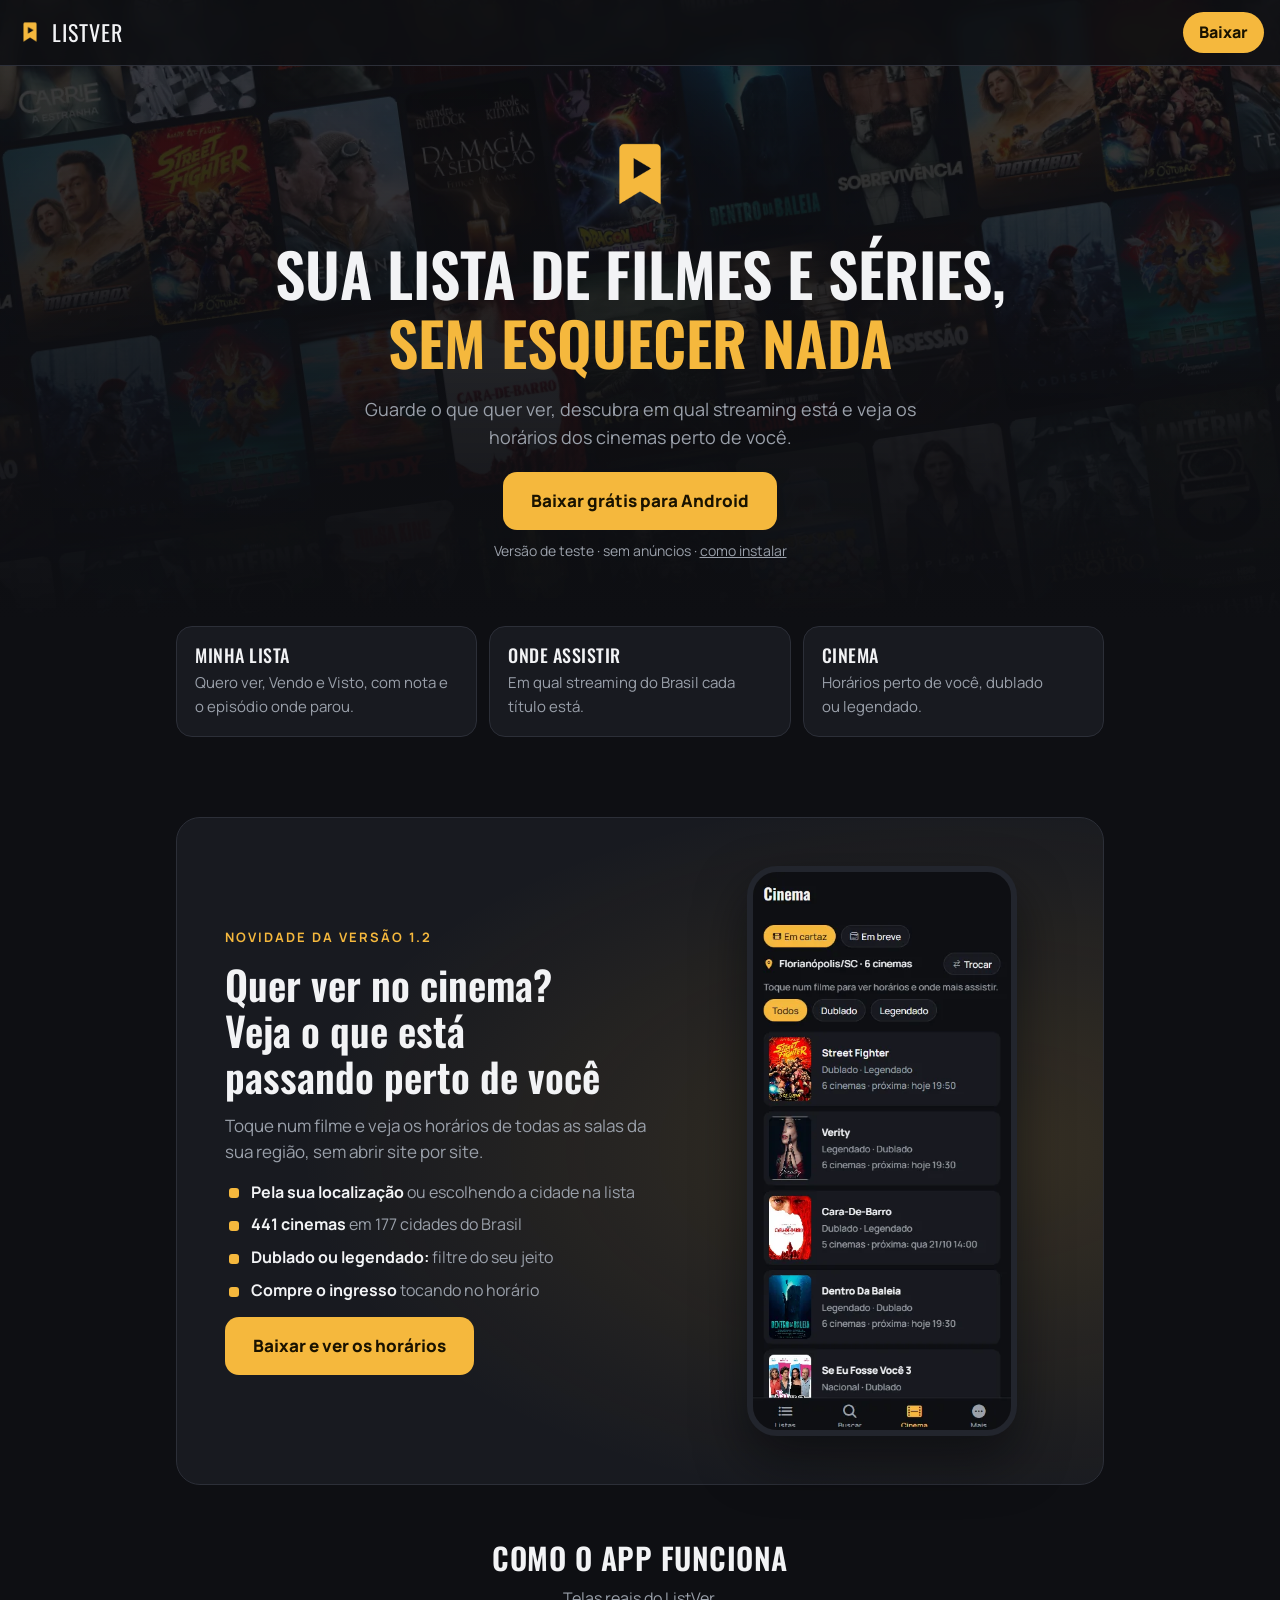
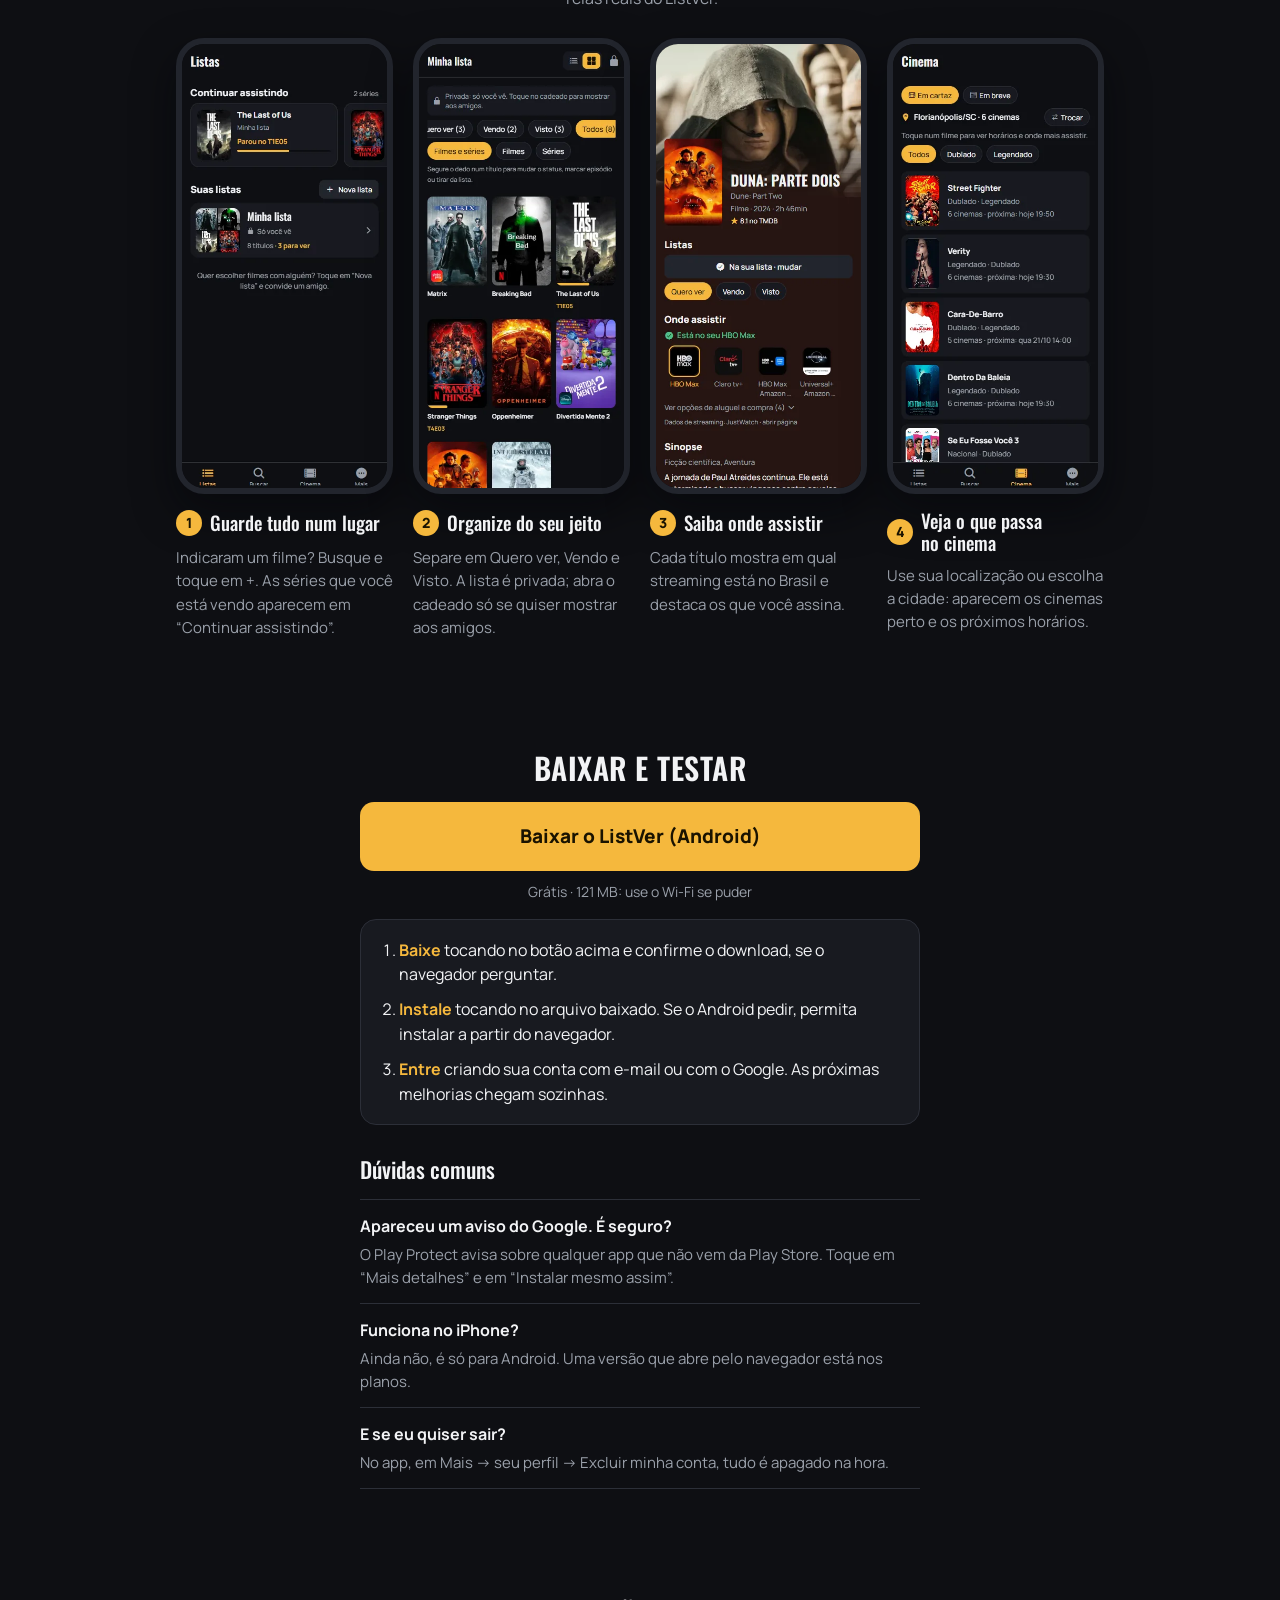
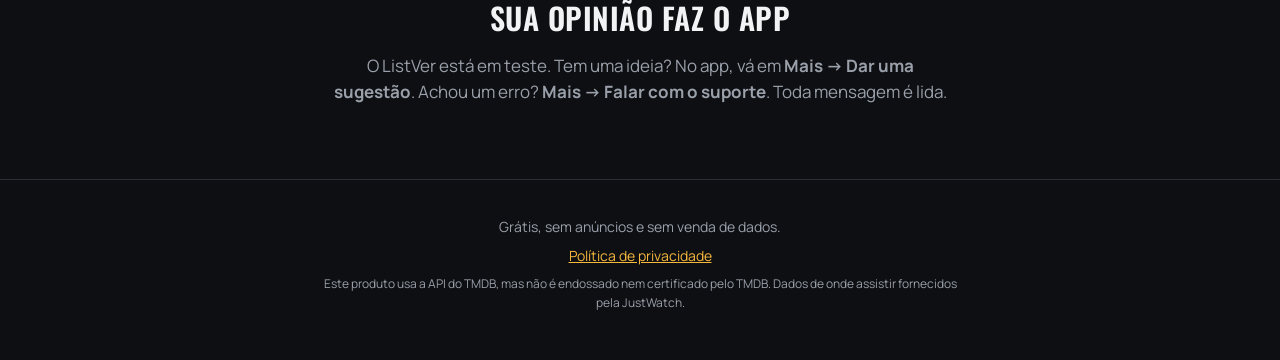
<file: index.html>
<!doctype html>
<html lang="pt-BR">
<head>
<meta charset="utf-8">
<meta name="viewport" content="width=device-width, initial-scale=1">
<title>ListVer: sua lista de filmes e séries</title>
<meta name="description" content="App gratuito para guardar filmes e séries, ver onde assistir no Brasil, acompanhar episódios e ver os horários dos cinemas perto de você.">
<meta property="og:title" content="ListVer: sua lista de filmes e séries">
<meta property="og:description" content="Guarde o que quer ver, descubra onde assistir e veja os cinemas perto de você. Grátis para Android.">
<meta property="og:image" content="icone.png">
<meta name="theme-color" content="#0E0F13">
<link rel="icon" href="icone.png">
<link rel="preconnect" href="https://fonts.googleapis.com">
<link rel="preconnect" href="https://fonts.gstatic.com" crossorigin>
<link href="https://fonts.googleapis.com/css2?family=Oswald:wght@500;600&family=Manrope:wght@500;700;800&display=swap" rel="stylesheet">
<link rel="stylesheet" href="estilo.css">
<script src="app.js" defer></script>
</head>
<body>
<a class="pular" href="#conteudo">Pular para o conteúdo</a>

<header class="barra">
  <a class="marca" href="#topo"><img src="icone.png" alt="" width="28" height="28">ListVer</a>
  <a class="barra-baixar" href="#baixar">Baixar</a>
</header>

<div class="fundo-capas" aria-hidden="true"></div>

<main id="conteudo">
  <section class="heroi" id="topo">
    <img class="heroi-icone entra" src="icone.png" alt="Ícone do ListVer" width="88" height="88">
    <h1 class="entra">Sua lista de filmes e séries, <span>sem esquecer nada</span></h1>
    <p class="heroi-texto entra">Guarde o que quer ver, descubra em qual streaming está e veja os horários dos cinemas perto de você.</p>
    <div class="heroi-acoes entra">
      <a class="botao" href="https://github.com/TypwX/listver/releases/latest/download/ListVer.apk">Baixar grátis para Android</a>
      <span class="selo">Versão de teste · sem anúncios · <a href="#baixar">como instalar</a></span>
    </div>
  </section>

  <section class="destaques" aria-label="Principais recursos">
    <div class="destaque entra"><h3>Minha lista</h3><p>Quero ver, Vendo e Visto, com nota e o episódio onde parou.</p></div>
    <div class="destaque entra"><h3>Onde assistir</h3><p>Em qual streaming do Brasil cada título está.</p></div>
    <div class="destaque entra"><h3>Cinema</h3><p>Horários perto de você, dublado ou legendado.</p></div>
  </section>

  <section class="cinema" aria-labelledby="cinema-titulo">
    <div class="cinema-texto revela">
      <p class="sobrelinha">Novidade da versão 1.2</p>
      <h2 id="cinema-titulo">Quer ver no cinema? Veja o que está passando perto de você</h2>
      <p class="cinema-sub">Toque num filme e veja os horários de todas as salas da sua região, sem abrir site por site.</p>
      <ul class="cinema-lista">
        <li><strong>Pela sua localização</strong> ou escolhendo a cidade na lista</li>
        <li><strong>441 cinemas</strong> em 177 cidades do Brasil</li>
        <li><strong>Dublado ou legendado:</strong> filtre do seu jeito</li>
        <li><strong>Compre o ingresso</strong> tocando no horário</li>
      </ul>
      <a class="botao" href="https://github.com/TypwX/listver/releases/latest/download/ListVer.apk">Baixar e ver os horários</a>
    </div>
    <img class="cinema-tela revela" src="telas/4-cinema.webp" alt="Tela Cinema do app: filmes em cartaz em Florianópolis com dublado, legendado e a próxima sessão" width="390" height="844" loading="lazy">
  </section>

  <section class="como" id="como" aria-labelledby="como-titulo">
    <h2 id="como-titulo" class="revela">Como o app funciona</h2>
    <p class="secao-dica revela">Telas reais do ListVer. <span class="so-celular">Deslize para o lado.</span></p>
    <ol class="telas revela">
      <li class="tela">
        <img src="telas/1-listas.webp" alt="Tela Listas: Continuar assistindo The Last of Us, parado no episódio 5, e a Minha lista com 8 títulos" width="390" height="844" loading="lazy">
        <h3><span>1</span> Guarde tudo num lugar</h3>
        <p>Indicaram um filme? Busque e toque em +. As séries que você está vendo aparecem em “Continuar assistindo”.</p>
      </li>
      <li class="tela">
        <img src="telas/2-minha-lista.webp" alt="Tela Minha lista: grade de capas com Matrix, Breaking Bad, The Last of Us, Stranger Things e outros" width="390" height="844" loading="lazy">
        <h3><span>2</span> Organize do seu jeito</h3>
        <p>Separe em Quero ver, Vendo e Visto. A lista é privada; abra o cadeado só se quiser mostrar aos amigos.</p>
      </li>
      <li class="tela">
        <img src="telas/3-filme.webp" alt="Tela do filme Duna: Parte Dois mostrando que está no HBO Max e em outros serviços" width="390" height="844" loading="lazy">
        <h3><span>3</span> Saiba onde assistir</h3>
        <p>Cada título mostra em qual streaming está no Brasil e destaca os que você assina.</p>
      </li>
      <li class="tela">
        <img src="telas/4-cinema.webp" alt="Tela Cinema: filmes em cartaz em Florianópolis com dublado, legendado e a próxima sessão" width="390" height="844" loading="lazy">
        <h3><span>4</span> Veja o que passa no cinema</h3>
        <p>Use sua localização ou escolha a cidade: aparecem os cinemas perto e os próximos horários.</p>
      </li>
    </ol>
    <div class="pontos" role="group" aria-label="Escolher tela">
      <button type="button" class="ponto ativo" aria-label="Tela 1" aria-current="true"></button>
      <button type="button" class="ponto" aria-label="Tela 2"></button>
      <button type="button" class="ponto" aria-label="Tela 3"></button>
      <button type="button" class="ponto" aria-label="Tela 4"></button>
    </div>
  </section>

  <section class="baixar" id="baixar" aria-labelledby="baixar-titulo">
    <h2 id="baixar-titulo" class="revela">Baixar e testar</h2>
    <div class="revela">
      <a class="botao botao-grande" href="https://github.com/TypwX/listver/releases/latest/download/ListVer.apk">Baixar o ListVer (Android)</a>
      <p class="nota-centro">Grátis · 121 MB: use o Wi-Fi se puder</p>
    </div>
    <ol class="passos revela">
      <li><strong>Baixe</strong> tocando no botão acima e confirme o download, se o navegador perguntar.</li>
      <li><strong>Instale</strong> tocando no arquivo baixado. Se o Android pedir, permita instalar a partir do navegador.</li>
      <li><strong>Entre</strong> criando sua conta com e-mail ou com o Google. As próximas melhorias chegam sozinhas.</li>
    </ol>
    <h3 class="duvidas-titulo revela">Dúvidas comuns</h3>
    <dl class="duvidas revela">
      <div>
        <dt>Apareceu um aviso do Google. É seguro?</dt>
        <dd>O Play Protect avisa sobre qualquer app que não vem da Play Store. Toque em “Mais detalhes” e em “Instalar mesmo assim”.</dd>
      </div>
      <div>
        <dt>Funciona no iPhone?</dt>
        <dd>Ainda não, é só para Android. Uma versão que abre pelo navegador está nos planos.</dd>
      </div>
      <div>
        <dt>E se eu quiser sair?</dt>
        <dd>No app, em Mais → seu perfil → Excluir minha conta, tudo é apagado na hora.</dd>
      </div>
    </dl>
  </section>

  <section class="sugestao revela" aria-labelledby="sugestao-titulo">
    <h2 id="sugestao-titulo">Sua opinião faz o app</h2>
    <p>O ListVer está em teste. Tem uma ideia? No app, vá em <strong>Mais → Dar uma sugestão</strong>. Achou um erro? <strong>Mais → Falar com o suporte</strong>. Toda mensagem é lida.</p>
  </section>
</main>

<footer class="rodape">
  <p>Grátis, sem anúncios e sem venda de dados.</p>
  <p><a href="privacidade.html">Política de privacidade</a></p>
  <p class="creditos">Este produto usa a API do TMDB, mas não é endossado nem certificado pelo TMDB. Dados de onde assistir fornecidos pela JustWatch.</p>
</footer>
</body>
</html>
</file>
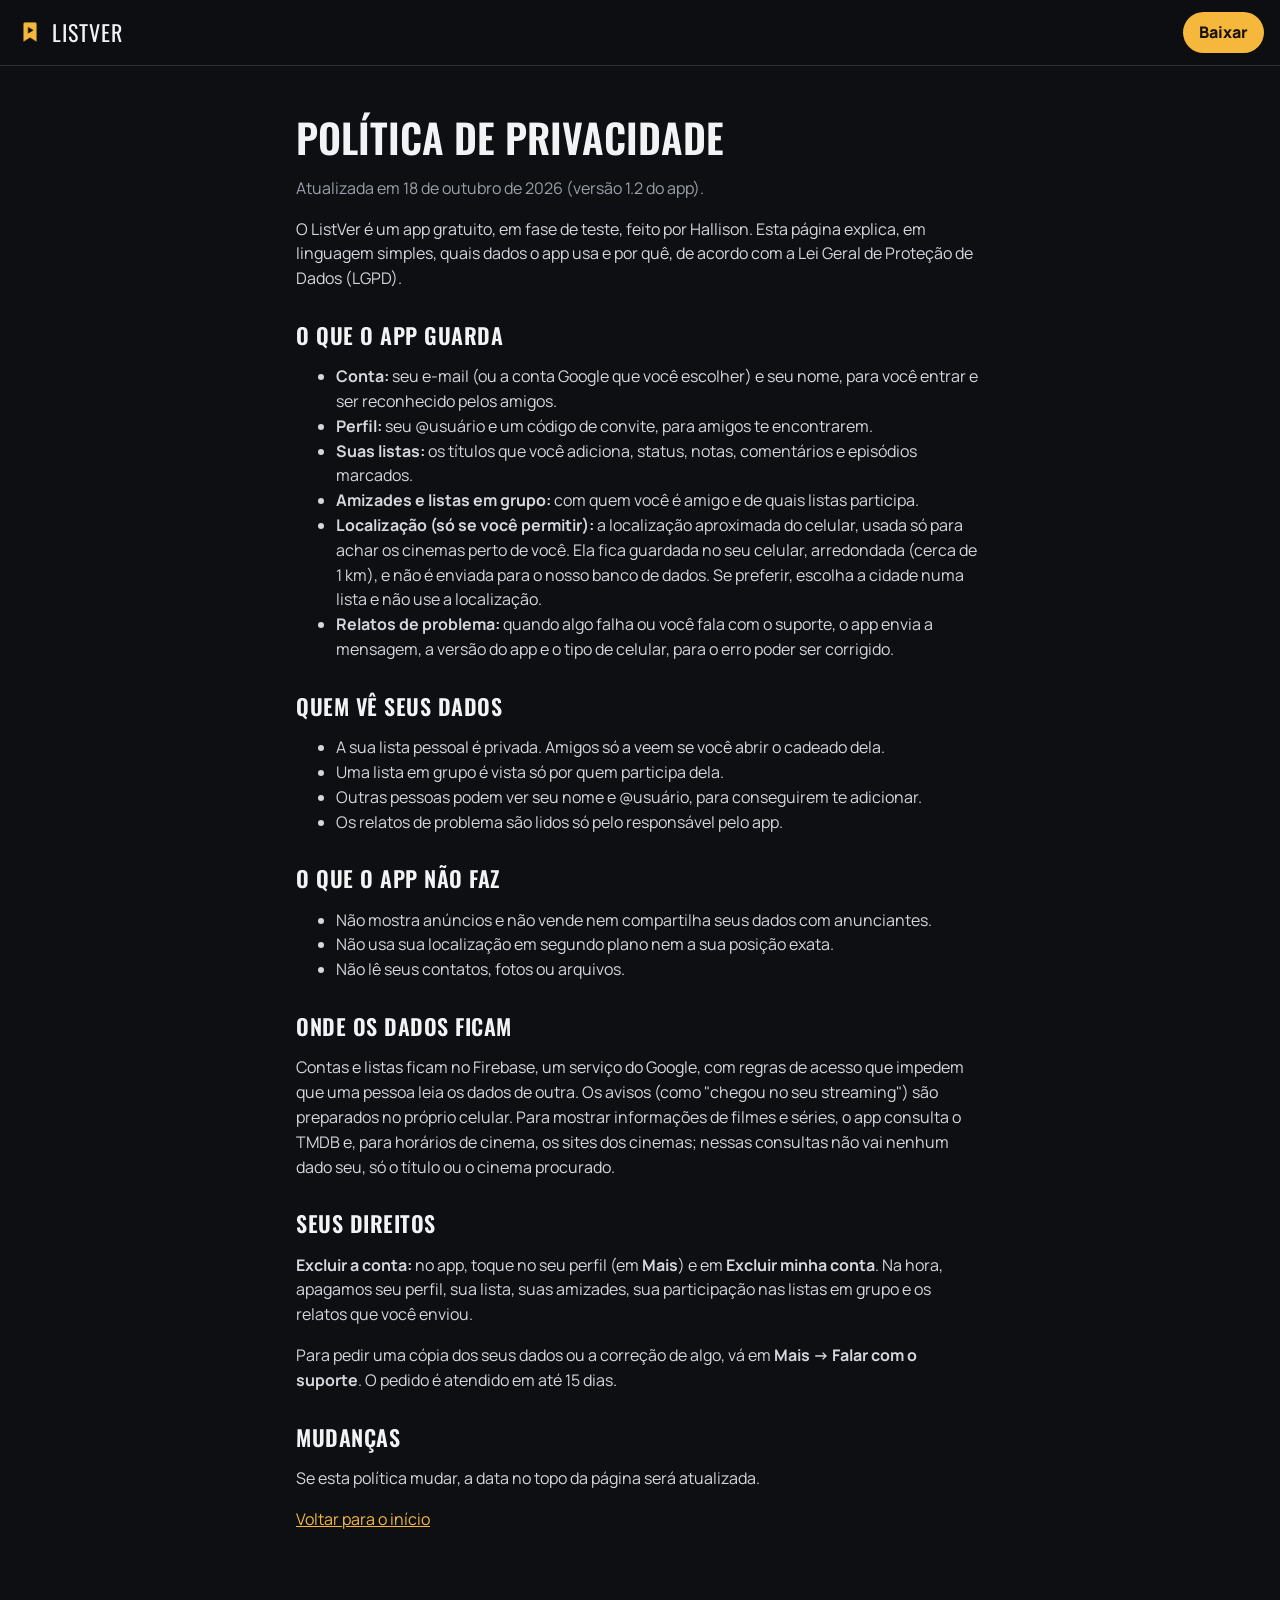
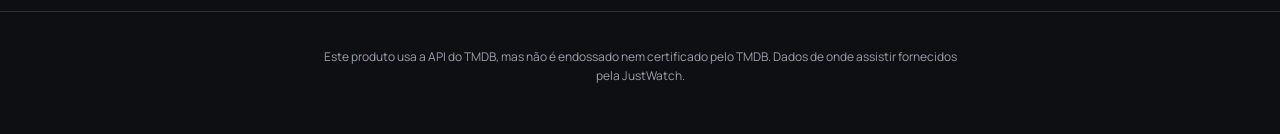
<file: privacidade.html>
<!doctype html>
<html lang="pt-BR">
<head>
<meta charset="utf-8">
<meta name="viewport" content="width=device-width, initial-scale=1">
<title>Privacidade do ListVer</title>
<meta name="theme-color" content="#0E0F13">
<link rel="icon" href="icone.png">
<link rel="preconnect" href="https://fonts.googleapis.com">
<link rel="preconnect" href="https://fonts.gstatic.com" crossorigin>
<link href="https://fonts.googleapis.com/css2?family=Oswald:wght@500;600&family=Manrope:wght@500;700;800&display=swap" rel="stylesheet">
<link rel="stylesheet" href="estilo.css">
</head>
<body>
<header class="barra">
  <a class="marca" href="index.html"><img src="icone.png" alt="" width="28" height="28">ListVer</a>
  <a class="barra-baixar" href="index.html#baixar">Baixar</a>
</header>

<main class="texto-longo">
  <h1>Política de privacidade</h1>
  <p class="data">Atualizada em 18 de outubro de 2026 (versão 1.2 do app).</p>

  <p>O ListVer é um app gratuito, em fase de teste, feito por Hallison. Esta página explica, em linguagem simples, quais dados o app usa e por quê, de acordo com a Lei Geral de Proteção de Dados (LGPD).</p>

  <h2>O que o app guarda</h2>
  <ul>
    <li><strong>Conta:</strong> seu e-mail (ou a conta Google que você escolher) e seu nome, para você entrar e ser reconhecido pelos amigos.</li>
    <li><strong>Perfil:</strong> seu @usuário e um código de convite, para amigos te encontrarem.</li>
    <li><strong>Suas listas:</strong> os títulos que você adiciona, status, notas, comentários e episódios marcados.</li>
    <li><strong>Amizades e listas em grupo:</strong> com quem você é amigo e de quais listas participa.</li>
    <li><strong>Localização (só se você permitir):</strong> a localização aproximada do celular, usada só para achar os cinemas perto de você. Ela fica guardada no seu celular, arredondada (cerca de 1 km), e não é enviada para o nosso banco de dados. Se preferir, escolha a cidade numa lista e não use a localização.</li>
    <li><strong>Relatos de problema:</strong> quando algo falha ou você fala com o suporte, o app envia a mensagem, a versão do app e o tipo de celular, para o erro poder ser corrigido.</li>
  </ul>

  <h2>Quem vê seus dados</h2>
  <ul>
    <li>A sua lista pessoal é privada. Amigos só a veem se você abrir o cadeado dela.</li>
    <li>Uma lista em grupo é vista só por quem participa dela.</li>
    <li>Outras pessoas podem ver seu nome e @usuário, para conseguirem te adicionar.</li>
    <li>Os relatos de problema são lidos só pelo responsável pelo app.</li>
  </ul>

  <h2>O que o app não faz</h2>
  <ul>
    <li>Não mostra anúncios e não vende nem compartilha seus dados com anunciantes.</li>
    <li>Não usa sua localização em segundo plano nem a sua posição exata.</li>
    <li>Não lê seus contatos, fotos ou arquivos.</li>
  </ul>

  <h2>Onde os dados ficam</h2>
  <p>Contas e listas ficam no Firebase, um serviço do Google, com regras de acesso que impedem que uma pessoa leia os dados de outra. Os avisos (como "chegou no seu streaming") são preparados no próprio celular. Para mostrar informações de filmes e séries, o app consulta o TMDB e, para horários de cinema, os sites dos cinemas; nessas consultas não vai nenhum dado seu, só o título ou o cinema procurado.</p>

  <h2>Seus direitos</h2>
  <p><strong>Excluir a conta:</strong> no app, toque no seu perfil (em <strong>Mais</strong>) e em <strong>Excluir minha conta</strong>. Na hora, apagamos seu perfil, sua lista, suas amizades, sua participação nas listas em grupo e os relatos que você enviou.</p>
  <p>Para pedir uma cópia dos seus dados ou a correção de algo, vá em <strong>Mais → Falar com o suporte</strong>. O pedido é atendido em até 15 dias.</p>

  <h2>Mudanças</h2>
  <p>Se esta política mudar, a data no topo da página será atualizada.</p>

  <p><a href="index.html">Voltar para o início</a></p>
</main>

<footer class="rodape">
  <p class="creditos">Este produto usa a API do TMDB, mas não é endossado nem certificado pelo TMDB. Dados de onde assistir fornecidos pela JustWatch.</p>
</footer>
</body>
</html>
</file>
<file: estilo.css>
:root {
  --fundo: #0e0f13;
  --cartao: #181a20;
  --borda: #2c2f38;
  --texto: #f2f3f5;
  --suave: #9aa0aa;
  --destaque: #f5b83d;
  --destaque-claro: #ffc95a;
  --sobre-destaque: #1a1300;
  --sombra: rgba(4, 5, 9, 0.55);

  /* Curvas de movimento (Emil Kowalski): fortes, nunca ease-in. */
  --ease-out: cubic-bezier(0.23, 1, 0.32, 1);
}

* { box-sizing: border-box; }
html { scroll-behavior: smooth; scroll-padding-top: 64px; }
body {
  margin: 0;
  background: var(--fundo);
  color: var(--texto);
  font-family: Manrope, system-ui, sans-serif;
  line-height: 1.55;
  -webkit-font-smoothing: antialiased;
}
a { color: var(--destaque); }
h1, h2, h3 { font-family: Oswald, sans-serif; font-weight: 600; line-height: 1.15; margin: 0; text-wrap: balance; }
h2 { font-size: 30px; text-transform: uppercase; letter-spacing: 0.5px; text-align: center; }
h3 { font-size: 20px; font-weight: 500; }
p { text-wrap: pretty; }

:focus-visible { outline: 3px solid var(--destaque); outline-offset: 3px; border-radius: 6px; }

.pular {
  position: absolute; left: 16px; top: -100px; z-index: 3;
  background: var(--destaque); color: var(--sobre-destaque);
  padding: 10px 16px; border-radius: 10px; font-weight: 800; text-decoration: none;
}
.pular:focus { top: 12px; }

/* ---------- Barra ---------- */
.barra {
  position: sticky; top: 0; z-index: 2;
  display: flex; align-items: center; justify-content: space-between;
  padding: 12px 16px;
  background: rgba(14, 15, 19, 0.88);
  backdrop-filter: blur(8px);
  border-bottom: 1px solid var(--borda);
}
.marca {
  display: flex; align-items: center; gap: 8px;
  color: var(--texto); text-decoration: none;
  font-family: Oswald, sans-serif; font-size: 22px; text-transform: uppercase; letter-spacing: 1px;
}
.barra-baixar {
  color: var(--sobre-destaque); background: var(--destaque);
  text-decoration: none; font-weight: 800; padding: 8px 16px; border-radius: 999px;
}

/* ---------- Botões: afundam levemente ao toque ---------- */
.botao, .barra-baixar { transition: transform 160ms var(--ease-out), background-color 200ms ease; }
.botao {
  display: inline-block; text-align: center; text-decoration: none;
  background: var(--destaque); color: var(--sobre-destaque);
  font-weight: 800; font-size: 17px; padding: 16px 28px; border-radius: 14px;
}
.botao:active, .barra-baixar:active { transform: scale(0.97); }
.botao-grande { display: block; font-size: 19px; padding: 20px; }
@media (hover: hover) and (pointer: fine) {
  .botao:hover, .barra-baixar:hover { background-color: var(--destaque-claro); }
}

main { position: relative; max-width: 960px; margin: 0 auto; padding: 0 16px; }

/* Fundo do topo: mosaico inclinado de capas em alta, escurecido, como na tela de entrada do app. */
.fundo-capas { position: absolute; left: 0; right: 0; top: 0; height: 620px; overflow: hidden; pointer-events: none; }
.fundo-capas::before {
  content: ''; position: absolute; left: -12%; right: -12%; top: -140px; height: 900px;
  background: url(capas.webp) center top / 960px auto repeat;
  opacity: 0.4; transform: rotate(-8deg);
}
.fundo-capas::after {
  content: ''; position: absolute; inset: 0;
  background: linear-gradient(to bottom, rgba(14, 15, 19, 0.45) 0%, rgba(14, 15, 19, 0.78) 55%, var(--fundo) 100%);
}
section { padding: 56px 0; }

/* ---------- Topo ---------- */
.heroi { text-align: center; display: flex; flex-direction: column; align-items: center; gap: 20px; padding-top: 64px; }
.heroi-icone { border-radius: 22px; }
.heroi h1 { font-size: clamp(36px, 7vw, 60px); text-transform: uppercase; max-width: 760px; text-wrap: wrap; }
.heroi h1 span { color: var(--destaque); }
.heroi-texto { color: var(--suave); font-size: 18px; max-width: 580px; margin: 0; }
.heroi-acoes { display: flex; flex-direction: column; align-items: center; gap: 10px; }
.selo { color: var(--suave); font-size: 14px; }
.selo a { color: var(--suave); }

.destaques { display: grid; grid-template-columns: repeat(3, 1fr); gap: 12px; padding-top: 8px; }
.destaque { background: var(--cartao); border: 1px solid var(--borda); border-radius: 16px; padding: 18px; }
.destaque h3 { font-size: 18px; text-transform: uppercase; letter-spacing: 0.5px; }
.destaque p { color: var(--suave); margin: 6px 0 0; font-size: 15px; }

/* ---------- Cinema em destaque ---------- */
.cinema {
  display: grid; gap: 32px; align-items: center;
  margin-top: 24px; padding: 40px 24px;
  background: radial-gradient(120% 90% at 85% 50%, rgba(245, 184, 61, 0.14), rgba(245, 184, 61, 0) 60%), var(--cartao);
  border: 1px solid var(--borda); border-radius: 24px;
}
.cinema-texto { display: flex; flex-direction: column; gap: 14px; align-items: flex-start; }
.sobrelinha { margin: 0; color: var(--destaque); font-size: 13px; font-weight: 700; letter-spacing: 2px; text-transform: uppercase; }
.cinema h2 { text-align: left; text-transform: none; font-size: clamp(28px, 4.2vw, 40px); letter-spacing: 0; }
.cinema-sub { margin: 0; color: var(--suave); font-size: 17px; }
.cinema-lista { margin: 0; padding: 0; list-style: none; display: flex; flex-direction: column; gap: 8px; }
.cinema-lista li { padding-left: 26px; position: relative; color: var(--suave); }
.cinema-lista li::before {
  content: ''; position: absolute; left: 4px; top: 0.55em; width: 10px; height: 10px;
  border-radius: 3px; background: var(--destaque);
}
.cinema-lista strong { color: var(--texto); }
.cinema-tela {
  width: min(270px, 70vw); height: auto; justify-self: center;
  border: 6px solid #22252d; border-radius: 30px; background: #000;
  box-shadow: 0 24px 50px var(--sombra);
}
@media (min-width: 760px) {
  .cinema { grid-template-columns: 1.3fr 1fr; padding: 48px; }
}

/* ---------- Como funciona ---------- */
.secao-dica { text-align: center; color: var(--suave); margin: 10px 0 0; }
.so-celular { display: none; }
.telas {
  list-style: none; margin: 28px 0 0; padding: 0;
  display: grid; grid-template-columns: repeat(4, 1fr); gap: 20px;
}
.tela { display: flex; flex-direction: column; gap: 10px; }
.tela img {
  width: 100%; height: auto; display: block;
  border: 6px solid #22252d; border-radius: 28px; background: #000;
  box-shadow: 0 18px 40px var(--sombra);
}
.tela h3 { font-size: 19px; display: flex; align-items: center; gap: 8px; margin-top: 6px; }
.tela h3 span {
  display: inline-grid; place-items: center; width: 26px; height: 26px; flex: none;
  border-radius: 50%; background: var(--destaque); color: var(--sobre-destaque);
  font-family: Manrope, system-ui, sans-serif; font-size: 14px; font-weight: 800;
}
.tela p { color: var(--suave); margin: 0; font-size: 15px; }

.pontos { display: none; justify-content: center; gap: 4px; margin-top: 14px; }
.ponto {
  width: 32px; height: 32px; padding: 0; border: 0; background: none; cursor: pointer;
  display: grid; place-items: center;
}
.ponto::before {
  content: ''; width: 8px; height: 8px; border-radius: 4px; background: var(--borda);
  transition: transform 200ms var(--ease-out), background-color 200ms ease;
}
.ponto.ativo::before { background: var(--destaque); transform: scaleX(2.5); }

/* ---------- Baixar ---------- */
.baixar { max-width: 560px; margin: 0 auto; display: flex; flex-direction: column; gap: 16px; }
.nota-centro { color: var(--suave); font-size: 14px; text-align: center; margin: 10px 0 0; }
.passos {
  margin: 0; padding: 18px 18px 18px 38px;
  background: var(--cartao); border: 1px solid var(--borda); border-radius: 16px;
  display: flex; flex-direction: column; gap: 10px;
}
.passos strong { color: var(--destaque); }
.duvidas-titulo { margin-top: 16px; font-size: 22px; }
.duvidas { margin: 0; }
.duvidas div { padding: 14px 0; border-top: 1px solid var(--borda); }
.duvidas div:last-child { border-bottom: 1px solid var(--borda); }
.duvidas dt { font-weight: 700; }
.duvidas dd { margin: 4px 0 0; color: var(--suave); font-size: 15px; }

.sugestao { text-align: center; max-width: 620px; margin: 0 auto; }
.sugestao p { color: var(--suave); font-size: 17px; }

/* ---------- Rodapé e página de privacidade ---------- */
.rodape { border-top: 1px solid var(--borda); padding: 28px 16px 40px; text-align: center; color: var(--suave); font-size: 14px; }
.rodape p { margin: 8px auto; max-width: 640px; }
.creditos { font-size: 12px; }

.texto-longo { max-width: 720px; margin: 0 auto; padding: 48px 16px 64px; }
.texto-longo h1 { font-size: 40px; text-transform: uppercase; margin-bottom: 8px; }
.texto-longo h2 { text-align: left; font-size: 22px; margin-top: 32px; }
.texto-longo p, .texto-longo li { color: #d4d7dd; }
.texto-longo .data { color: var(--suave); }

/* ---------- Celular ---------- */
@media (max-width: 720px) {
  .destaques { grid-template-columns: 1fr; }
  .so-celular { display: inline; }
  /* As telas viram um carrossel de deslizar, com bolinhas embaixo. */
  .telas {
    display: flex; overflow-x: auto; scroll-snap-type: x mandatory; gap: 16px;
    margin-left: -16px; margin-right: -16px; padding: 0 16px 12px;
    scrollbar-width: none;
  }
  .telas::-webkit-scrollbar { display: none; }
  .tela { flex: 0 0 72%; scroll-snap-align: center; }
  .pontos { display: flex; }
  .fundo-capas { height: 560px; }
  .fundo-capas::before { background-size: 640px auto; }
}

/* ---------- Entradas suaves (só com JavaScript ligado) ---------- */
@keyframes entrar {
  from { opacity: 0; transform: translateY(12px); }
  to { opacity: 1; transform: none; }
}
@keyframes surgir-capas { from { opacity: 0; } to { opacity: 0.4; } }
.js .fundo-capas::before { animation: surgir-capas 800ms var(--ease-out) both; }
.js .entra { opacity: 0; animation: entrar 500ms var(--ease-out) forwards; }
.js .heroi h1 { animation-delay: 50ms; }
.js .heroi-texto { animation-delay: 100ms; }
.js .heroi-acoes { animation-delay: 150ms; }
.js .destaque:nth-child(1) { animation-delay: 200ms; }
.js .destaque:nth-child(2) { animation-delay: 250ms; }
.js .destaque:nth-child(3) { animation-delay: 300ms; }

.js .revela {
  opacity: 0; transform: translateY(14px);
  transition: opacity 500ms var(--ease-out), transform 500ms var(--ease-out);
}
.js .revela.visivel { opacity: 1; transform: none; }

/* Quem pediu menos movimento vê só esmaecimentos curtos, sem deslocamento. */
@media (prefers-reduced-motion: reduce) {
  html { scroll-behavior: auto; }
  @keyframes entrar { from { opacity: 0; } to { opacity: 1; } }
  .js .entra { animation-duration: 200ms; animation-delay: 0ms; }
  .js .revela { transform: none; transition: opacity 200ms ease; transition-delay: 0ms; }
  .ponto::before { transition: background-color 200ms ease; }
  .ponto.ativo::before { transform: none; }
  .botao:active, .barra-baixar:active { transform: none; }
}
</file>
